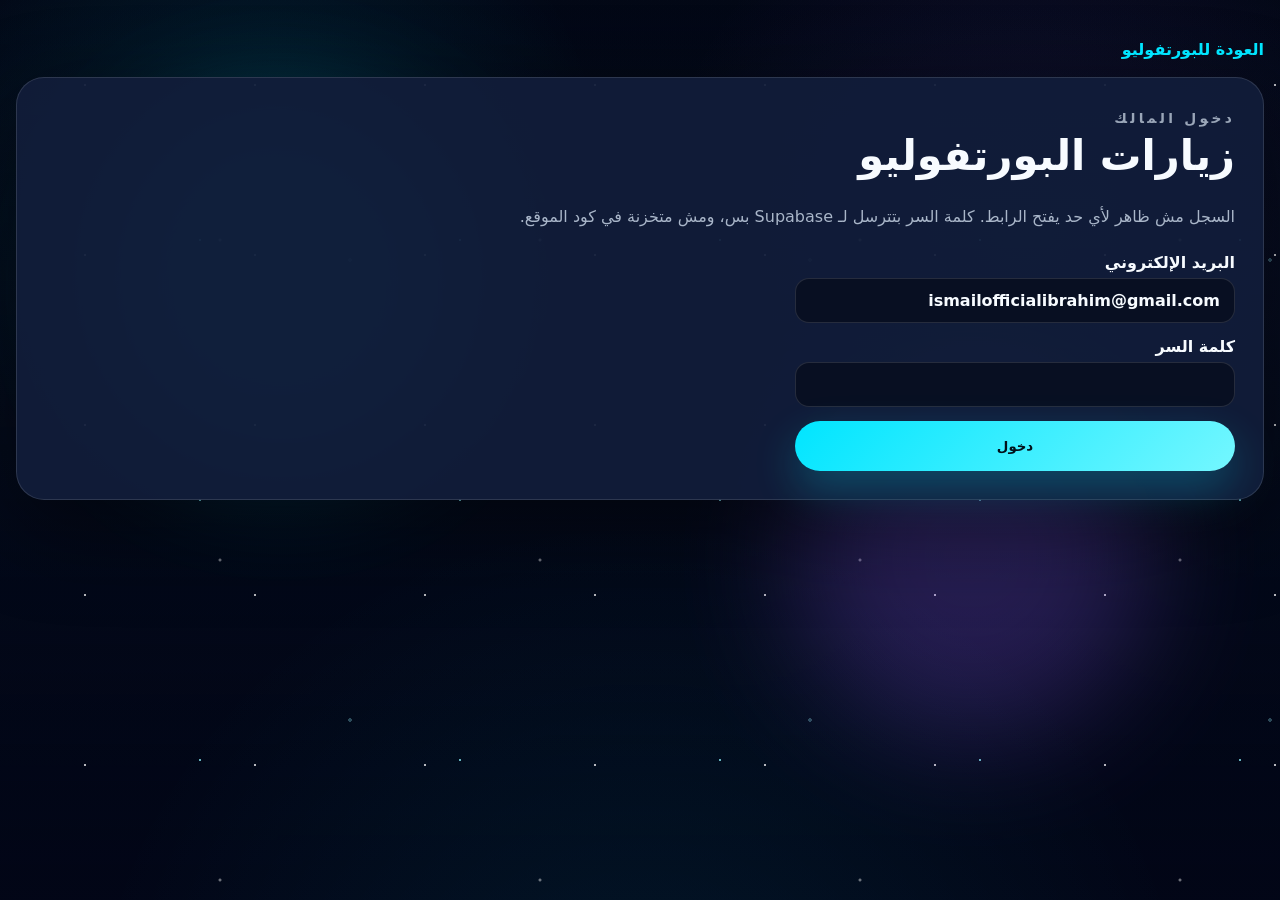
<file: admin/index.html>
<!DOCTYPE html>
<html lang="ar" dir="rtl" data-lock-lang="ar">
<head>
  <meta charset="UTF-8">
  <meta name="viewport" content="width=device-width, initial-scale=1.0">
  <meta name="robots" content="noindex, nofollow">
  <meta name="referrer" content="strict-origin-when-cross-origin">
  <meta http-equiv="Content-Security-Policy" content="default-src 'self'; script-src 'self'; style-src 'self' https://fonts.googleapis.com; font-src 'self' https://fonts.gstatic.com; img-src 'self'; connect-src 'self' https://*.supabase.co; worker-src 'self'; object-src 'none'; base-uri 'none'; form-action 'self'; require-trusted-types-for 'script'; upgrade-insecure-requests">
  <title>زيارات البورتفوليو</title>
  <link rel="icon" type="image/png" href="../assets/favicon.png?v=20261007">
  <script src="../boot.js"></script>
  <link rel="preconnect" href="https://fonts.googleapis.com">
  <link rel="preconnect" href="https://fonts.gstatic.com" crossorigin>
  <link href="https://fonts.googleapis.com/css2?family=Poppins:wght@400;600;700;800&family=Cairo:wght@400;600;700;800&display=swap" rel="stylesheet" referrerpolicy="no-referrer">
  <link rel="stylesheet" href="../styles.css">
  <link rel="stylesheet" href="admin.css?v=8">
</head>
<body>
  <div class="space-bg" aria-hidden="true">
    <span class="stars stars-one"></span>
    <span class="stars stars-two"></span>
    <span class="stars stars-three"></span>
    <span class="orb orb-cyan"></span>
    <span class="orb orb-violet"></span>
  </div>

  <main class="admin-shell">
    <a class="admin-back" href="../index.html">العودة للبورتفوليو</a>

    <section class="admin-panel" id="setup" hidden>
      <div>
        <p class="mini-title">سجل خاص</p>
        <h1>تفعيل سجل الزيارات</h1>
      </div>
      <p class="admin-note">جيت هب بيدور الصفحة بس، ومش بيقدر يخزن الزيارات ولا يخبيها بكلمة سر جوه الملفات. عشان كده السجل بيتحفظ في Supabase، والقراءة بتتم بعد تسجيل دخولك.</p>
      <p class="admin-warning" id="secretWarning" hidden>المفتاح المكتوب في الإعدادات مفتاح سري. سيبه في لوحة Supabase ومتحطوش في الموقع.</p>
      <ol class="admin-steps">
        <li>اعمل مشروع مجاني من supabase.com.</li>
        <li>من SQL Editor شغّل ملف <span dir="ltr">supabase/visits.sql</span>. لو شغّلته قبل كده، شغّله تاني عشان الأعمدة الجديدة. الزيارات القديمة مش بتتمسح.</li>
        <li>من Authentication اقفل تسجيل المستخدمين الجدد، وبعدين أضف مستخدم بإيميلك وكلمة سر، وفعّل Auto Confirm.</li>
        <li>من Project Settings ثم API انسخ Project URL والمفتاح العام anon أو publishable فقط.</li>
        <li>حط القيمتين في <span dir="ltr">analytics-config.js</span> وانشر الموقع.</li>
      </ol>
      <p class="admin-note">إيميل الدخول لازم يكون <span dir="ltr" id="ownerEmail"></span> لأنه مكتوب في سياسة القراءة. الصفحة بتعرض عنوان الـ IP والمكان التقريبي ومزود الإنترنت والجهاز. عنوان الماك مش متاح من المتصفح.</p>
    </section>

    <section class="admin-panel" id="loginPanel" hidden>
      <div>
        <p class="mini-title">دخول المالك</p>
        <h1>زيارات البورتفوليو</h1>
      </div>
      <p class="admin-note">السجل مش ظاهر لأي حد يفتح الرابط. كلمة السر بتترسل لـ Supabase بس، ومش متخزنة في كود الموقع.</p>
      <form id="loginForm" method="post" action="">
        <div class="admin-form">
          <label for="email">البريد الإلكتروني
            <input id="email" name="email" type="email" autocomplete="username" inputmode="email" required spellcheck="false">
          </label>
          <label for="password">كلمة السر
            <input id="password" name="password" type="password" autocomplete="current-password" minlength="6" required>
          </label>
          <button class="btn primary" type="submit">دخول</button>
          <p class="admin-error" id="loginError" role="alert" hidden></p>
        </div>
      </form>
    </section>

    <section class="admin-panel" id="dashboard" hidden>
      <div>
        <p class="mini-title">آخر الزيارات</p>
        <h1>مين دخل ومنين</h1>
      </div>
      <p class="admin-note">الموقع مش بيعرف اسم الزائر، والمتصفح مش بيبعت عنوان الماك. الزيارة بتحفظ عنوان الـ IP، ومكان تقريبي من الشبكة مع الإحداثيات والمنطقة الزمنية، ومزود الإنترنت، ونظام الجهاز ودقة الشاشة. نفس الزائر خلال 30 دقيقة بيتسجل مرة واحدة.</p>
      <p class="admin-warning" id="emailWarning" hidden></p>
      <p class="admin-warning" id="schemaWarning" hidden>جدول الزيارات لسه على الأعمدة القديمة، فعنوان الـ IP والتفاصيل الجديدة مش هتظهر. من Supabase افتح SQL Editor وشغّل ملف <span dir="ltr">supabase/visits.sql</span> تاني. الملف بيضيف الأعمدة من غير ما يمسح السجل.</p>
      <div class="admin-stats">
        <article class="admin-stat">
          <span>إجمالي السجل</span>
          <strong id="statTotal">0</strong>
        </article>
        <article class="admin-stat">
          <span>زيارات اليوم</span>
          <strong id="statToday">0</strong>
        </article>
        <article class="admin-stat">
          <span>دول ظاهرة</span>
          <strong id="statCountries">0</strong>
        </article>
      </div>
      <div class="admin-actions">
        <button class="btn primary" id="refreshButton" type="button">تحديث</button>
        <button class="btn ghost" id="logoutButton" type="button">خروج</button>
      </div>
      <p class="admin-note" id="legacyNote" hidden>الزيارات القديمة اتسجلت قبل إضافة البيانات دي، فحقولها فاضية. أي زيارة جديدة هتملا عنوان الـ IP والشبكة والإحداثيات والجهاز.</p>
      <p id="tableStatus">جاري تحميل الزيارات...</p>
      <div class="admin-table-wrap" tabindex="0" role="region" aria-labelledby="visitsCaption">
        <table class="admin-table">
          <caption class="admin-note" id="visitsCaption">آخر 200 زيارة بتوقيت القاهرة</caption>
          <colgroup>
            <col class="col-time">
            <col class="col-place">
            <col class="col-source">
            <col class="col-page">
            <col class="col-device">
            <col class="col-browser">
            <col class="col-lang">
            <col class="col-visitor">
          </colgroup>
          <thead>
            <tr>
              <th scope="col">الوقت</th>
              <th scope="col">المكان</th>
              <th scope="col">المصدر</th>
              <th scope="col">الصفحة</th>
              <th scope="col">الجهاز</th>
              <th scope="col">المتصفح</th>
              <th scope="col">اللغة</th>
              <th scope="col">الزائر</th>
            </tr>
          </thead>
          <tbody id="visitRows"></tbody>
        </table>
      </div>
    </section>
  </main>

  <script src="../analytics-config.js?v=3"></script>
  <script src="admin.js?v=7"></script>
</body>
</html>
</file>
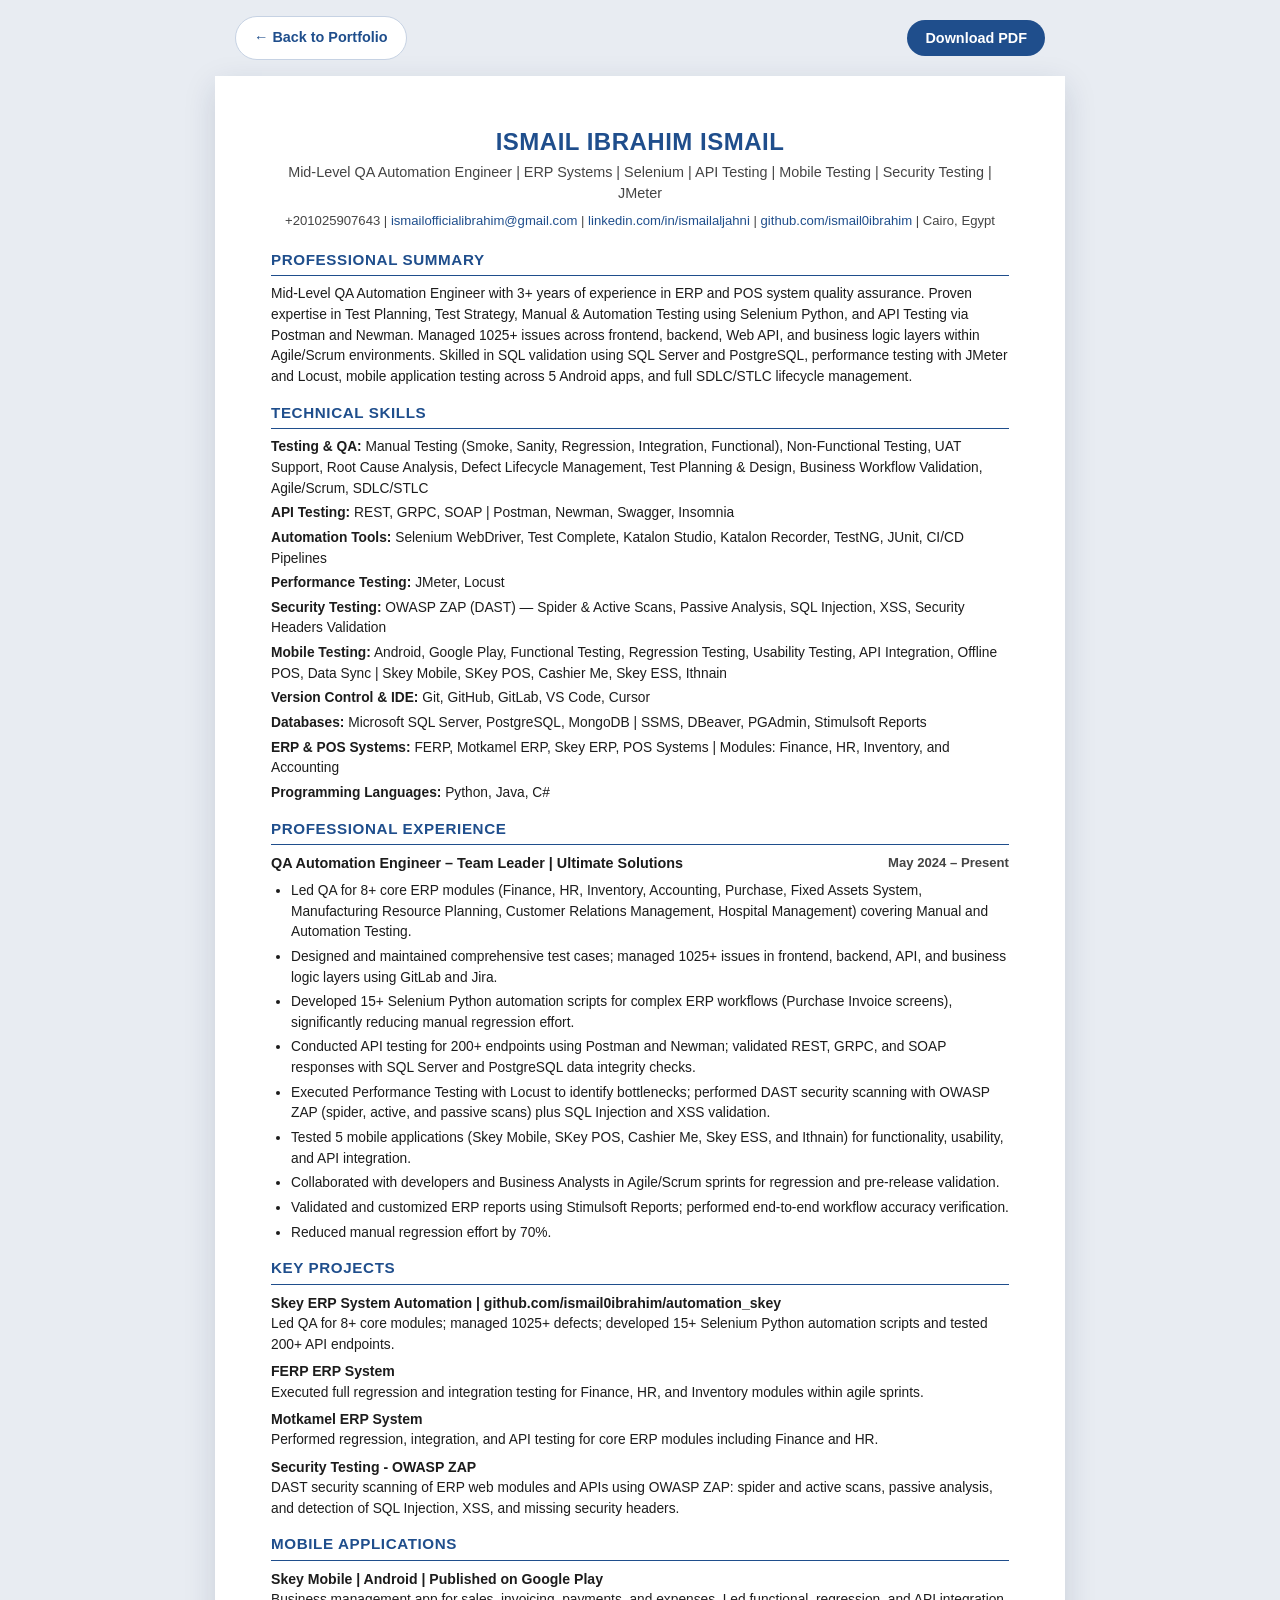
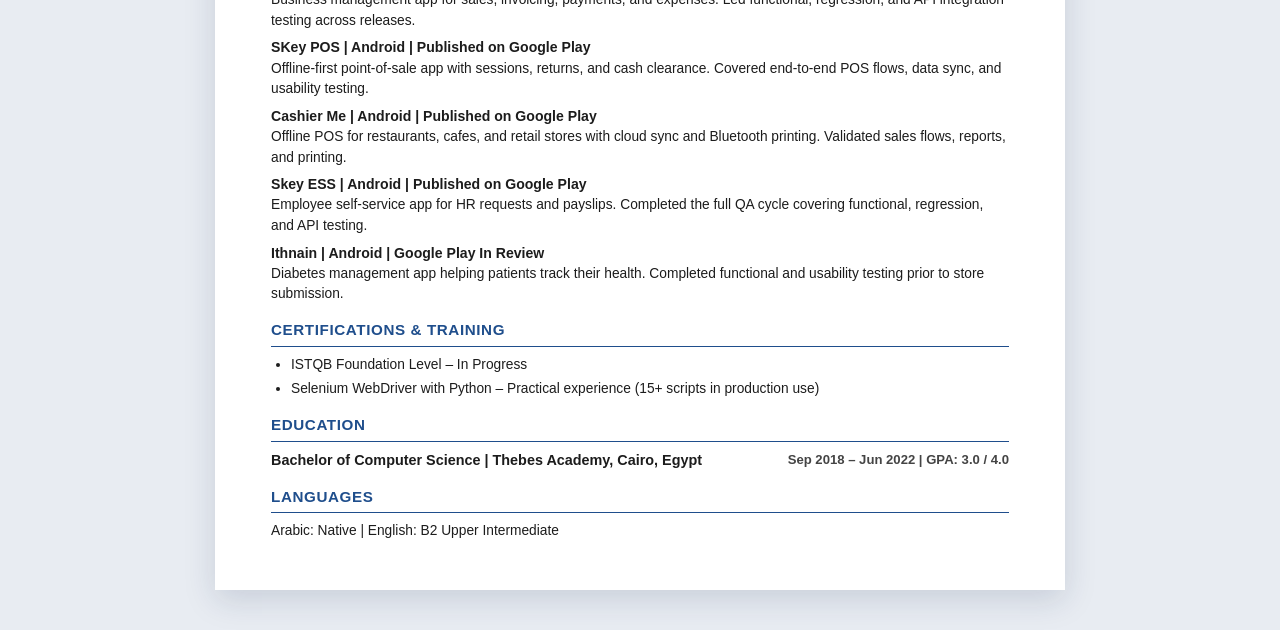
<file: cv.html>
<!DOCTYPE html>
<html lang="en">
<head>
  <meta charset="UTF-8">
  <meta name="viewport" content="width=device-width, initial-scale=1.0">
  <meta name="referrer" content="strict-origin-when-cross-origin">
  <meta http-equiv="Content-Security-Policy" content="default-src 'self'; script-src 'self'; style-src 'self' https://fonts.googleapis.com; font-src 'self' https://fonts.gstatic.com; img-src 'self' https://flagcdn.com; connect-src 'self' https://*.supabase.co https://get.geojs.io https://ipwho.is; worker-src 'self'; object-src 'none'; base-uri 'none'; form-action 'none'; require-trusted-types-for 'script'; upgrade-insecure-requests">
  <title>Ismail Ibrahim | CV</title>
  <link rel="icon" type="image/png" href="assets/favicon.png?v=20261007">
  <link rel="apple-touch-icon" href="assets/favicon.png?v=20261007">
  <script src="cv-boot.js"></script>
  <link rel="preconnect" href="https://fonts.googleapis.com">
  <link rel="preconnect" href="https://fonts.gstatic.com" crossorigin>
  <link href="https://fonts.googleapis.com/css2?family=Poppins:wght@400;500;600;700;800&family=Cairo:wght@400;600;700;800&display=swap" rel="stylesheet" referrerpolicy="no-referrer">
  <link rel="stylesheet" href="cv.css">
</head>
<body>
  <div class="toolbar">
    <a href="index.html" data-cvi18n="action.back">← Back to Portfolio</a>
    <button type="button" data-action="print" data-cvi18n="action.print">Download PDF</button>
  </div>

  <main class="page">
    <header class="cv-header">
      <h1 data-cvi18n="cv.name">ISMAIL IBRAHIM ISMAIL</h1>
      <p class="headline" data-cvi18n="cv.headline">Mid-Level QA Automation Engineer | ERP Systems | Selenium | API Testing | Mobile Testing | Security Testing | JMeter</p>
      <p class="contact">
        +201025907643 | <a href="mailto:ismailofficialibrahim@gmail.com">ismailofficialibrahim@gmail.com</a> |
        <a href="https://linkedin.com/in/ismailaljahni">linkedin.com/in/ismailaljahni</a> |
        <a href="https://github.com/ismail0ibrahim">github.com/ismail0ibrahim</a> |
        <span data-cvi18n="cv.location">Cairo, Egypt</span>
      </p>
    </header>

    <section>
      <h2 data-cvi18n="sec.summary">Professional Summary</h2>
      <p data-cvi18n="summary.text"></p>
    </section>

    <section>
      <h2 data-cvi18n="sec.skills">Technical Skills</h2>
      <p class="skill-line"><b data-cvi18n="skills.testing.label"></b> <span data-cvi18n="skills.testing.value"></span></p>
      <p class="skill-line"><b data-cvi18n="skills.api.label"></b> <span data-cvi18n="skills.api.value"></span></p>
      <p class="skill-line"><b data-cvi18n="skills.automation.label"></b> <span data-cvi18n="skills.automation.value"></span></p>
      <p class="skill-line"><b data-cvi18n="skills.performance.label"></b> <span data-cvi18n="skills.performance.value"></span></p>
      <p class="skill-line"><b data-cvi18n="skills.security.label"></b> <span data-cvi18n="skills.security.value"></span></p>
      <p class="skill-line"><b data-cvi18n="skills.mobile.label"></b> <span data-cvi18n="skills.mobile.value"></span></p>
      <p class="skill-line"><b data-cvi18n="skills.vcs.label"></b> <span data-cvi18n="skills.vcs.value"></span></p>
      <p class="skill-line"><b data-cvi18n="skills.db.label"></b> <span data-cvi18n="skills.db.value"></span></p>
      <p class="skill-line"><b data-cvi18n="skills.erp.label"></b> <span data-cvi18n="skills.erp.value"></span></p>
      <p class="skill-line"><b data-cvi18n="skills.lang.label"></b> <span data-cvi18n="skills.lang.value"></span></p>
    </section>

    <section>
      <h2 data-cvi18n="sec.experience">Professional Experience</h2>
      <div class="role-line">
        <h3 data-cvi18n="exp.role"></h3>
        <span class="date" data-cvi18n="exp.date"></span>
      </div>
      <ul>
        <li data-cvi18n="exp.li1"></li>
        <li data-cvi18n="exp.li2"></li>
        <li data-cvi18n="exp.li3"></li>
        <li data-cvi18n="exp.li4"></li>
        <li data-cvi18n="exp.li5"></li>
        <li data-cvi18n="exp.li6"></li>
        <li data-cvi18n="exp.li7"></li>
        <li data-cvi18n="exp.li8"></li>
        <li data-cvi18n="exp.li9"></li>
      </ul>
    </section>

    <section>
      <h2 data-cvi18n="sec.projects">Key Projects</h2>
      <div class="proj">
        <h3 data-cvi18n="proj1.title"></h3>
        <p data-cvi18n="proj1.desc"></p>
      </div>
      <div class="proj">
        <h3 data-cvi18n="proj2.title"></h3>
        <p data-cvi18n="proj2.desc"></p>
      </div>
      <div class="proj">
        <h3 data-cvi18n="proj3.title"></h3>
        <p data-cvi18n="proj3.desc"></p>
      </div>
      <div class="proj">
        <h3 data-cvi18n="proj4.title"></h3>
        <p data-cvi18n="proj4.desc"></p>
      </div>
    </section>

    <section>
      <h2 data-cvi18n="sec.apps">Mobile Applications</h2>
      <div class="proj">
        <h3 data-cvi18n="app1.title"></h3>
        <p data-cvi18n="app1.desc"></p>
      </div>
      <div class="proj">
        <h3 data-cvi18n="app2.title"></h3>
        <p data-cvi18n="app2.desc"></p>
      </div>
      <div class="proj">
        <h3 data-cvi18n="app3.title"></h3>
        <p data-cvi18n="app3.desc"></p>
      </div>
      <div class="proj">
        <h3 data-cvi18n="app4.title"></h3>
        <p data-cvi18n="app4.desc"></p>
      </div>
      <div class="proj">
        <h3 data-cvi18n="app5.title"></h3>
        <p data-cvi18n="app5.desc"></p>
      </div>
    </section>

    <section>
      <h2 data-cvi18n="sec.certs">Certifications &amp; Training</h2>
      <ul>
        <li data-cvi18n="cert.1"></li>
        <li data-cvi18n="cert.2"></li>
      </ul>
    </section>

    <section>
      <h2 data-cvi18n="sec.education">Education</h2>
      <div class="role-line">
        <h3 data-cvi18n="edu.degree"></h3>
        <span class="date" data-cvi18n="edu.date"></span>
      </div>
    </section>

    <section>
      <h2 data-cvi18n="sec.languages">Languages</h2>
      <p data-cvi18n="lang.text"></p>
    </section>
  </main>

  <script src="analytics-config.js?v=3"></script>
  <script src="cv-translations.js"></script>
  <script src="cv.js"></script>
  <script src="visit.js?v=5"></script>
</body>
</html>
</file>
<file: styles.css>
:root {
  --bg: #030816;
  --bg-soft: #080f22;
  --panel: rgba(14, 23, 45, 0.78);
  --panel-strong: rgba(18, 29, 58, 0.94);
  --border: rgba(255, 255, 255, 0.12);
  --text: #f7fbff;
  --muted: #a9b6c9;
  --cyan: #00e5ff;
  --cyan-soft: #74f7ff;
  --violet: #8b5cf6;
  --green: #6ee7b7;
  --shadow: 0 28px 90px rgba(0, 0, 0, 0.45);
  --container: min(1180px, calc(100% - 44px));
  --header-bg: rgba(3, 8, 22, 0.42);
  --nav-link: #c9d4e4;
  --chip-text: #dce7f7;
  --chip-bg: rgba(255, 255, 255, 0.06);
  --btn-ghost-border: rgba(255, 255, 255, 0.18);
  --btn-ghost-bg: rgba(255, 255, 255, 0.05);
  --tagline-color: #d7dfec;
  --kicker-color: #9aa6b8;
  --body-gradient:
    radial-gradient(circle at 20% 20%, rgba(0, 229, 255, 0.12), transparent 28%),
    radial-gradient(circle at 80% 25%, rgba(139, 92, 246, 0.12), transparent 30%),
    linear-gradient(180deg, #030816 0%, #06101f 48%, #030816 100%);
  --space-bg:
    radial-gradient(circle at 50% 120%, rgba(0, 229, 255, 0.08), transparent 45%),
    linear-gradient(180deg, rgba(2, 6, 23, 0.1), rgba(2, 6, 23, 0.95));
  --mobile-nav-bg: rgba(3, 8, 22, 0.96);
  --dot-border: #06101f;
}

[data-theme="light"] {
  --bg: #f2f6fc;
  --bg-soft: #e7eef8;
  --panel: rgba(255, 255, 255, 0.82);
  --panel-strong: rgba(255, 255, 255, 0.96);
  --border: rgba(9, 30, 66, 0.14);
  --text: #0b1a30;
  --muted: #45566e;
  --cyan: #0284c7;
  --cyan-soft: #0ea5e9;
  --violet: #7c3aed;
  --green: #059669;
  --shadow: 0 20px 60px rgba(9, 30, 66, 0.12);
  --header-bg: rgba(242, 246, 252, 0.72);
  --nav-link: #33415c;
  --chip-text: #22314d;
  --chip-bg: rgba(2, 132, 199, 0.06);
  --btn-ghost-border: rgba(9, 30, 66, 0.2);
  --btn-ghost-bg: rgba(9, 30, 66, 0.04);
  --tagline-color: #33415c;
  --kicker-color: #5b6b84;
  --body-gradient:
    radial-gradient(circle at 20% 20%, rgba(2, 132, 199, 0.1), transparent 28%),
    radial-gradient(circle at 80% 25%, rgba(124, 58, 237, 0.08), transparent 30%),
    linear-gradient(180deg, #f2f6fc 0%, #e9f1fb 48%, #f2f6fc 100%);
  --space-bg:
    radial-gradient(circle at 50% 120%, rgba(2, 132, 199, 0.06), transparent 45%),
    linear-gradient(180deg, rgba(242, 246, 252, 0.2), rgba(242, 246, 252, 0.9));
  --mobile-nav-bg: rgba(255, 255, 255, 0.97);
  --dot-border: #e7eef8;
}

* {
  box-sizing: border-box;
  margin: 0;
  padding: 0;
}

html {
  scroll-behavior: smooth;
}

body {
  min-height: 100vh;
  color: var(--text);
  font-family: "Poppins", system-ui, sans-serif;
  background: var(--body-gradient);
  overflow-x: hidden;
  transition: background 0.35s ease, color 0.35s ease;
}

html[lang="ar"] body {
  font-family: "Cairo", "Poppins", system-ui, sans-serif;
}

html[dir="rtl"] .hero-copy h1,
html[dir="rtl"] .intro,
html[dir="rtl"] .section-title h2 {
  letter-spacing: 0;
}

html[dir="rtl"] .tagline {
  letter-spacing: 0.08em;
}

body::selection {
  color: #020817;
  background: var(--cyan);
}

a {
  color: inherit;
  text-decoration: none;
}

p {
  color: var(--muted);
  line-height: 1.8;
}

ul {
  color: var(--muted);
  line-height: 1.8;
}

.space-bg {
  position: fixed;
  inset: 0;
  z-index: -10;
  overflow: hidden;
  pointer-events: none;
  background: var(--space-bg);
}

[data-theme="light"] .stars {
  opacity: 0;
}

[data-theme="light"] .orb {
  opacity: 0.12;
}

.stars,
.stars::before,
.stars::after {
  position: absolute;
  inset: 0;
  content: "";
  background-repeat: repeat;
  animation: drift 24s linear infinite;
}

.stars-one {
  opacity: 0.72;
  background-image:
    radial-gradient(#fff 0.8px, transparent 1px),
    radial-gradient(#8ef6ff 0.8px, transparent 1px);
  background-position: 0 0, 70px 110px;
  background-size: 170px 170px, 260px 260px;
}

.stars-two {
  opacity: 0.42;
  background-image: radial-gradient(#fff 1.2px, transparent 1.8px);
  background-position: 60px 80px;
  background-size: 320px 320px;
  animation-duration: 38s;
}

.stars-three {
  opacity: 0.28;
  background-image: radial-gradient(#99f6ff 1.6px, transparent 2px);
  background-position: 120px 30px;
  background-size: 460px 460px;
  animation-duration: 58s;
}

.orb {
  position: absolute;
  width: 360px;
  height: 360px;
  border-radius: 999px;
  filter: blur(60px);
  opacity: 0.25;
}

.orb-cyan {
  top: 12%;
  left: 8%;
  background: var(--cyan);
}

.orb-violet {
  right: 10%;
  bottom: 18%;
  background: var(--violet);
}

.site-header {
  position: fixed;
  top: 0;
  right: 0;
  left: 0;
  z-index: 20;
  background: var(--header-bg);
  backdrop-filter: blur(18px);
}

.nav-right {
  display: flex;
  gap: clamp(14px, 2vw, 26px);
  align-items: center;
}

.nav-controls {
  display: flex;
  gap: 10px;
  align-items: center;
}

.lang-dropdown {
  position: relative;
}

.lang-toggle {
  display: flex;
  align-items: center;
  gap: 7px;
  padding: 7px 10px;
  border: 1px solid var(--border);
  border-radius: 10px;
  color: var(--text);
  font-family: inherit;
  font-size: 0.85rem;
  font-weight: 700;
  background: var(--btn-ghost-bg);
  cursor: pointer;
  transition: border-color 0.2s ease;
}

.lang-toggle:hover,
.theme-toggle:hover {
  border-color: var(--cyan);
}

.lang-flag {
  width: 20px;
  height: 14px;
  object-fit: cover;
  border-radius: 3px;
  box-shadow: 0 0 0 1px rgba(0, 0, 0, 0.12);
}

.lang-caret {
  width: 13px;
  height: 13px;
  transition: transform 0.2s ease;
}

.lang-dropdown.open .lang-caret {
  transform: rotate(180deg);
}

.lang-menu {
  position: absolute;
  top: calc(100% + 8px);
  inset-inline-end: 0;
  z-index: 30;
  min-width: 108px;
  margin: 0;
  padding: 6px;
  list-style: none;
  border: 1px solid var(--border);
  border-radius: 12px;
  background: var(--panel-strong);
  box-shadow: var(--shadow);
  display: none;
}

.lang-dropdown.open .lang-menu {
  display: block;
}

.lang-menu li {
  display: flex;
  align-items: center;
  gap: 9px;
  padding: 8px 10px;
  border-radius: 8px;
  color: var(--text);
  font-size: 0.85rem;
  font-weight: 700;
  cursor: pointer;
  transition: background 0.15s ease, color 0.15s ease;
}

.lang-menu li:hover {
  background: var(--chip-bg);
  color: var(--cyan);
}

.lang-menu li[aria-selected="true"] {
  color: var(--cyan);
}

.theme-toggle {
  display: grid;
  width: 38px;
  height: 38px;
  place-items: center;
  border: 1px solid var(--border);
  border-radius: 10px;
  color: var(--text);
  background: var(--btn-ghost-bg);
  cursor: pointer;
  transition: border-color 0.2s ease, color 0.2s ease;
}

.theme-toggle svg {
  width: 18px;
  height: 18px;
}

[data-theme="dark"] .icon-moon,
[data-theme="light"] .icon-sun {
  display: none;
}

.nav {
  display: flex;
  align-items: center;
  justify-content: space-between;
  width: var(--container);
  margin: 0 auto;
  padding: 28px 0;
}

.resume-link,
.nav-links a {
  color: var(--nav-link);
  font-size: 1rem;
  font-weight: 700;
  transition: color 0.22s ease, text-shadow 0.22s ease;
}

.resume-link {
  display: inline-flex;
  gap: 9px;
  align-items: center;
}

.resume-icon {
  color: var(--cyan);
  font-size: 1rem;
}

.nav-links {
  display: flex;
  gap: clamp(18px, 2.6vw, 36px);
  align-items: center;
}

.nav-links a:hover,
.nav-links a.active,
.resume-link:hover {
  color: var(--text);
  text-shadow: 0 0 18px rgba(0, 229, 255, 0.55);
}

.nav-toggle {
  display: none;
  flex-direction: column;
  gap: 5px;
  padding: 8px;
  border: 0;
  background: transparent;
  cursor: pointer;
}

.nav-toggle span {
  width: 26px;
  height: 2px;
  border-radius: 99px;
  background: var(--text);
}

.hero {
  position: relative;
  display: grid;
  min-height: 100vh;
  place-items: center;
  padding: 120px 0 70px;
}

.hero-inner {
  display: grid;
  grid-template-columns: 330px minmax(0, 1fr);
  gap: clamp(36px, 6vw, 82px);
  align-items: center;
  width: var(--container);
}

.portrait-wrap {
  position: relative;
  display: grid;
  width: clamp(250px, 28vw, 330px);
  height: clamp(250px, 28vw, 330px);
  place-items: center;
  justify-self: center;
  border: 1px solid rgba(255, 255, 255, 0.17);
  border-radius: 50%;
  background: radial-gradient(circle, rgba(0, 229, 255, 0.16), rgba(255, 255, 255, 0.03) 62%);
  box-shadow:
    0 0 45px rgba(0, 229, 255, 0.16),
    inset 0 0 42px rgba(255, 255, 255, 0.04);
}

.portrait-wrap::before {
  position: absolute;
  inset: -12px;
  content: "";
  border: 1px solid rgba(0, 229, 255, 0.2);
  border-radius: inherit;
  animation: pulse-ring 3.2s ease-in-out infinite;
}

.portrait {
  width: 78%;
  height: 78%;
  object-fit: cover;
  object-position: 50% 28%;
  border-radius: 50%;
  box-shadow: 0 22px 45px rgba(0, 0, 0, 0.45);
}

.hero-copy {
  max-width: 820px;
}

.intro {
  margin-bottom: -10px;
  color: var(--text);
  font-size: clamp(2.6rem, 7vw, 5.4rem);
  font-weight: 900;
  line-height: 1;
  letter-spacing: -0.04em;
}

.hero-copy h1 {
  margin: 0;
  font-size: clamp(3.5rem, 9vw, 7.4rem);
  font-weight: 900;
  line-height: 0.94;
  letter-spacing: -0.06em;
}

.hero-copy h1 span {
  display: block;
  color: var(--cyan);
  text-shadow:
    0 0 18px rgba(0, 229, 255, 0.75),
    0 0 44px rgba(0, 229, 255, 0.35);
}

.role {
  margin-top: 22px;
  color: var(--text);
  font-size: clamp(1.25rem, 3.2vw, 2rem);
  font-weight: 700;
  line-height: 1.35;
}

.role .role-accent {
  color: var(--cyan);
  text-shadow: 0 0 18px rgba(0, 229, 255, 0.75);
}

[data-theme="light"] .role .role-accent,
[data-theme="light"] .hero-copy h1 span,
[data-theme="light"] .stat-card strong {
  text-shadow: none;
}

.cursor {
  color: var(--cyan-soft);
  animation: blink 0.85s steps(2, start) infinite;
}

.tagline {
  margin-top: 10px;
  color: var(--tagline-color);
  font-size: clamp(0.72rem, 1vw, 0.82rem);
  font-weight: 800;
  letter-spacing: 0.38em;
  text-transform: uppercase;
}

.hero-actions {
  display: flex;
  flex-wrap: wrap;
  gap: 14px;
  margin-top: 34px;
}

.btn {
  display: inline-flex;
  align-items: center;
  justify-content: center;
  min-height: 50px;
  padding: 0 22px;
  border-radius: 999px;
  font-weight: 800;
  transition: transform 0.22s ease, box-shadow 0.22s ease, border-color 0.22s ease;
}

.btn:hover {
  transform: translateY(-3px);
}

.btn.primary {
  color: #02101a;
  background: linear-gradient(135deg, var(--cyan), var(--cyan-soft));
  box-shadow: 0 18px 44px rgba(0, 229, 255, 0.24);
}

[data-theme="light"] .btn.primary {
  color: #fff;
  box-shadow: 0 14px 34px rgba(2, 132, 199, 0.28);
}

.btn.ghost {
  border: 1px solid var(--btn-ghost-border);
  color: var(--text);
  background: var(--btn-ghost-bg);
}

.scroll-indicator {
  position: absolute;
  bottom: 28px;
  left: 50%;
  display: grid;
  width: 34px;
  height: 56px;
  place-items: start center;
  padding-top: 10px;
  border: 2px solid rgba(255, 255, 255, 0.35);
  border-radius: 999px;
  transform: translateX(-50%);
}

.scroll-indicator span {
  width: 8px;
  height: 8px;
  border-radius: 999px;
  background: var(--text);
  box-shadow: 0 0 16px rgba(255, 255, 255, 0.9);
  animation: scroll-dot 1.5s infinite;
}

.section {
  width: var(--container);
  margin: 0 auto;
  padding: 96px 0;
}

.section-title {
  max-width: 760px;
  margin-bottom: 42px;
}

.section-title p,
.mini-title {
  color: var(--kicker-color);
  font-size: 0.86rem;
  font-weight: 800;
  letter-spacing: 0.24em;
  text-transform: uppercase;
}

.section-title h2,
.contact-panel h2 {
  margin-top: 6px;
  font-size: clamp(2.6rem, 6vw, 4.8rem);
  font-weight: 900;
  line-height: 1;
  letter-spacing: -0.06em;
}

.about-grid {
  display: grid;
  grid-template-columns: minmax(0, 0.95fr) minmax(360px, 1.05fr);
  gap: 28px;
  align-items: stretch;
}

.about-copy {
  display: grid;
  gap: 22px;
  align-content: center;
  padding: 36px 38px;
  border: 1px solid var(--border);
  border-radius: 24px;
  background: var(--panel);
  box-shadow: var(--shadow);
}

.about-copy p {
  font-size: clamp(1.02rem, 1.5vw, 1.15rem);
  line-height: 1.95;
  text-align: justify;
  text-wrap: pretty;
}

html[dir="rtl"] .about-copy p {
  text-align: right;
}

.service-grid,
.stats-grid,
.projects-grid {
  display: grid;
  grid-template-columns: repeat(2, minmax(0, 1fr));
  gap: 20px;
}

.service-card,
.stat-card,
.project-card,
.app-card,
.timeline-card,
.contact-panel {
  border: 1px solid var(--border);
  border-radius: 24px;
  background:
    linear-gradient(145deg, rgba(255, 255, 255, 0.1), rgba(255, 255, 255, 0.025)),
    var(--panel);
  box-shadow: var(--shadow);
  backdrop-filter: blur(16px);
}

.service-card {
  min-height: 170px;
  padding: 24px;
  transition: transform 0.25s ease, border-color 0.25s ease;
}

.service-card:hover,
.project-card:hover,
.app-card:hover,
.stat-card:hover {
  border-color: rgba(0, 229, 255, 0.42);
  transform: translateY(-8px);
}

.service-card span {
  color: var(--cyan);
  font-size: 0.9rem;
  font-weight: 900;
}

.service-card h3 {
  margin-top: 34px;
  font-size: 1.2rem;
}

.timeline {
  position: relative;
  display: grid;
  gap: 24px;
  padding-inline-start: 30px;
}

.timeline::before {
  position: absolute;
  top: 8px;
  bottom: 8px;
  inset-inline-start: 7px;
  width: 2px;
  content: "";
  background: linear-gradient(var(--cyan), var(--violet));
}

.timeline-card {
  position: relative;
  padding: 28px;
}

.timeline-card .dot {
  position: absolute;
  top: 32px;
  inset-inline-start: -31px;
  width: 18px;
  height: 18px;
  border: 4px solid var(--dot-border);
  border-radius: 50%;
  background: var(--cyan);
  box-shadow: 0 0 24px rgba(0, 229, 255, 0.8);
}

.date {
  color: var(--cyan);
  font-weight: 800;
}

.timeline-card h3 {
  margin: 8px 0;
  font-size: clamp(1.3rem, 2vw, 1.8rem);
}

.company {
  margin-bottom: 14px;
  color: var(--green);
  font-weight: 700;
}

.timeline-card ul {
  display: grid;
  gap: 8px;
  padding-inline-start: 20px;
}

.stats-grid {
  grid-template-columns: repeat(4, minmax(0, 1fr));
}

.stat-card {
  min-height: 180px;
  padding: 26px;
}

.stat-card strong {
  display: block;
  color: var(--cyan);
  font-size: clamp(2.2rem, 4vw, 3.5rem);
  line-height: 1;
  text-shadow: 0 0 18px rgba(0, 229, 255, 0.52);
}

.stat-card span {
  display: block;
  margin-top: 16px;
  color: var(--muted);
  font-weight: 600;
}

.skills-cloud {
  display: flex;
  flex-wrap: wrap;
  gap: 14px;
}

.skills-cloud span {
  padding: 12px 16px;
  border: 1px solid rgba(0, 229, 255, 0.18);
  border-radius: 999px;
  color: var(--chip-text);
  font-weight: 700;
  background: var(--chip-bg);
  box-shadow: inset 0 0 20px rgba(0, 229, 255, 0.025);
}

[data-theme="light"] .skills-cloud span {
  border-color: rgba(2, 132, 199, 0.28);
}

.project-card {
  overflow: hidden;
  min-height: 360px;
  padding: 18px;
  transition: transform 0.25s ease, border-color 0.25s ease;
}

.project-cover {
  display: grid;
  height: 160px;
  margin-bottom: 20px;
  place-items: center;
  border-radius: 18px;
  color: rgba(255, 255, 255, 0.92);
  font-size: 3rem;
  font-weight: 900;
  letter-spacing: -0.08em;
  background:
    radial-gradient(circle at 30% 30%, rgba(0, 229, 255, 0.6), transparent 35%),
    linear-gradient(135deg, rgba(0, 229, 255, 0.18), rgba(139, 92, 246, 0.34));
}

.project-cover-logo {
  background: #f4f8ff;
}

.project-cover-zap svg {
  width: 86px;
  height: 86px;
  fill: #fff;
  stroke: #22335c;
  stroke-width: 1.3;
  stroke-linejoin: round;
  filter: drop-shadow(0 6px 14px rgba(20, 35, 70, 0.35));
}

.project-cover-logo img {
  width: 72%;
  max-height: 74%;
  object-fit: contain;
}

.project-card h3 {
  margin-bottom: 12px;
  font-size: 1.25rem;
}

.project-card a {
  display: inline-block;
  margin-top: 18px;
  color: var(--cyan);
  font-weight: 800;
}

.apps-grid {
  display: grid;
  grid-template-columns: repeat(2, minmax(0, 1fr));
  gap: 20px;
}

.app-card {
  display: flex;
  align-items: flex-start;
  gap: 18px;
  padding: 24px;
  transition: transform 0.25s ease, border-color 0.25s ease;
}

.app-icon {
  flex-shrink: 0;
  width: 84px;
  height: 84px;
  overflow: hidden;
  border-radius: 22px;
  border: 1px solid var(--border);
  background: #f4f8ff;
}

.app-icon img {
  width: 100%;
  height: 100%;
  object-fit: cover;
}

.app-body {
  min-width: 0;
}

.app-head {
  display: flex;
  flex-wrap: wrap;
  align-items: center;
  gap: 10px;
  margin-bottom: 10px;
}

.app-head h3 {
  font-size: 1.2rem;
}

.app-badge {
  padding: 4px 12px;
  border: 1px solid rgba(255, 179, 0, 0.5);
  border-radius: 999px;
  background: rgba(255, 179, 0, 0.12);
  color: #e5a100;
  font-size: 0.72rem;
  font-weight: 800;
  letter-spacing: 0.04em;
  text-transform: uppercase;
  white-space: nowrap;
}

.app-body p {
  color: var(--muted);
  font-size: 0.95rem;
}

.app-links {
  display: flex;
  flex-wrap: wrap;
  gap: 18px;
  margin-top: 14px;
}

.app-store-link {
  display: inline-flex;
  align-items: center;
  gap: 7px;
  color: var(--cyan);
  font-weight: 800;
  font-size: 0.92rem;
}

.app-store-link svg {
  width: 16px;
  height: 16px;
}

.contact-panel {
  display: grid;
  grid-template-columns: minmax(0, 1fr) minmax(280px, 0.8fr);
  gap: 28px;
  align-items: center;
  padding: clamp(28px, 5vw, 52px);
}

.contact-links {
  display: grid;
  gap: 12px;
}

.contact-links a {
  display: flex;
  align-items: center;
  gap: 10px;
  padding: 14px 16px;
  border: 1px solid var(--border);
  border-radius: 16px;
  color: var(--chip-text);
  background: var(--btn-ghost-bg);
  transition: border-color 0.2s ease, color 0.2s ease;
}

.contact-links svg {
  width: 18px;
  height: 18px;
  flex: 0 0 auto;
}

.contact-links a:hover {
  border-color: rgba(0, 229, 255, 0.42);
  color: var(--cyan);
}

.contact-links .whatsapp-link:hover {
  border-color: rgba(37, 211, 102, 0.65);
  color: #25d366;
}

.footer {
  width: var(--container);
  margin: 0 auto;
  padding: 30px 0 46px;
  text-align: center;
}

.reveal {
  opacity: 0;
  transform: translateY(28px);
  transition: opacity 0.75s ease, transform 0.75s ease;
}

.reveal.visible {
  opacity: 1;
  transform: translateY(0);
}

@keyframes drift {
  from {
    transform: translate3d(0, 0, 0);
  }

  to {
    transform: translate3d(-180px, 180px, 0);
  }
}

@keyframes pulse-ring {
  0%,
  100% {
    opacity: 0.4;
    transform: scale(1);
  }

  50% {
    opacity: 0.9;
    transform: scale(1.035);
  }
}

@keyframes blink {
  50% {
    opacity: 0;
  }
}

@keyframes scroll-dot {
  0% {
    opacity: 1;
    transform: translateY(0);
  }

  100% {
    opacity: 0;
    transform: translateY(24px);
  }
}

@media (max-width: 980px) {
  .nav-toggle {
    display: flex;
  }

  .nav-links {
    position: absolute;
    top: 78px;
    right: 22px;
    left: 22px;
    display: none;
    flex-direction: column;
    align-items: flex-start;
    padding: 22px;
    border: 1px solid var(--border);
    border-radius: 20px;
    background: var(--mobile-nav-bg);
  }

  .nav-links.open {
    display: flex;
  }

  .hero-inner,
  .about-grid,
  .contact-panel {
    grid-template-columns: 1fr;
  }

  .hero-copy {
    text-align: center;
  }

  .hero-actions {
    justify-content: center;
  }

  .stats-grid,
  .projects-grid {
    grid-template-columns: repeat(2, minmax(0, 1fr));
  }
}

@media (max-width: 640px) {
  :root {
    --container: min(100% - 28px, 1180px);
  }

  .about-copy {
    padding: 26px 24px;
  }

  .about-copy p {
    text-align: start;
  }

  .nav {
    padding: 20px 0;
  }

  .hero {
    padding-top: 105px;
  }

  .hero-inner {
    gap: 28px;
  }

  .tagline {
    letter-spacing: 0.18em;
  }

  .hero-actions,
  .service-grid,
  .stats-grid,
  .projects-grid,
  .apps-grid {
    grid-template-columns: 1fr;
  }

  .service-grid,
  .stats-grid,
  .projects-grid,
  .apps-grid {
    display: grid;
  }

  .app-card {
    flex-direction: column;
  }

  .section {
    padding: 70px 0;
  }

  .hero-actions {
    display: grid;
  }

  .btn {
    width: 100%;
  }

  .timeline {
    padding-inline-start: 24px;
  }
}
</file>
<file: admin/admin.css>
[hidden] {
  display: none !important;
}

.admin-shell {
  width: min(1280px, calc(100% - 32px));
  margin-inline: auto;
  padding-block: 40px 72px;
}

.admin-back {
  display: inline-flex;
  margin-bottom: 18px;
  color: var(--cyan);
  font-weight: 700;
}

.admin-panel {
  display: grid;
  gap: 22px;
  padding: 28px;
  border: 1px solid var(--border);
  border-radius: 28px;
  background: var(--panel-strong);
  box-shadow: var(--shadow);
}

.admin-panel h1 {
  font-size: clamp(1.8rem, 4vw, 2.6rem);
  line-height: 1.2;
}

.admin-note,
.admin-steps,
.admin-warning {
  color: var(--muted);
  line-height: 1.8;
}

.admin-steps {
  display: grid;
  gap: 8px;
  padding-inline-start: 1.2rem;
}

.admin-warning {
  padding: 12px 14px;
  border: 1px solid rgba(248, 113, 113, 0.45);
  border-radius: 14px;
  color: #b91c1c;
  background: rgba(248, 113, 113, 0.12);
}

[data-theme="dark"] .admin-warning {
  color: #fecaca;
}

.admin-form {
  display: grid;
  gap: 14px;
  max-width: 440px;
}

.admin-form label {
  display: grid;
  gap: 6px;
  font-weight: 700;
}

.admin-form input {
  width: 100%;
  padding: 12px 14px;
  border: 1px solid var(--border);
  border-radius: 14px;
  color: var(--text);
  background: var(--bg-soft);
  font: inherit;
}

.admin-form input:focus-visible,
.admin-shell a:focus-visible,
.admin-shell button:focus-visible {
  outline: 2px solid var(--cyan);
  outline-offset: 3px;
}

.admin-shell button {
  font-family: inherit;
  cursor: pointer;
}

.admin-shell .btn {
  border: 0;
}

.admin-actions {
  display: flex;
  flex-wrap: wrap;
  gap: 10px;
}

.admin-error {
  color: #b91c1c;
  font-weight: 700;
}

[data-theme="dark"] .admin-error {
  color: #fecaca;
}

.admin-stats {
  display: grid;
  grid-template-columns: repeat(3, minmax(0, 1fr));
  gap: 12px;
}

.admin-stat {
  padding: 16px;
  border-radius: 18px;
  background: var(--chip-bg);
}

.admin-stat span {
  color: var(--muted);
}

.admin-stat strong {
  display: block;
  margin-top: 4px;
  color: var(--cyan);
  font-size: 1.7rem;
}

.admin-panel > * {
  min-inline-size: 0;
}

.admin-table-wrap {
  overflow: auto;
  max-inline-size: 100%;
  min-inline-size: 0;
  container: visits / inline-size;
  overscroll-behavior: contain;
  scrollbar-gutter: stable;
}

.admin-table-wrap:focus-visible {
  outline: 2px solid var(--cyan);
  outline-offset: 3px;
}

.admin-table {
  width: 100%;
  border-collapse: separate;
  border-spacing: 0;
  table-layout: fixed;
}

.col-time { width: 15%; }
.col-place { width: 18%; }
.col-source { width: 12%; }
.col-page { width: 11%; }
.col-device { width: 10%; }
.col-browser { width: 13%; }
.col-lang { width: 8%; }
.col-visitor { width: 13%; }

.admin-table caption {
  caption-side: top;
  text-align: start;
  padding-block-end: 10px;
}

.admin-table th,
.admin-table td {
  padding: 12px 10px;
  border-bottom: 1px solid var(--border);
  text-align: start;
  vertical-align: top;
}

.admin-table thead th {
  position: sticky;
  inset-block-start: 0;
  z-index: 1;
  background: var(--bg-soft);
  color: var(--muted);
  font-size: 0.82rem;
  font-weight: 700;
}

.admin-table tr.visit-main td {
  border-bottom: 0;
  padding-bottom: 8px;
  overflow-wrap: anywhere;
}

.admin-table td.time span {
  white-space: pre-line;
  line-height: 1.35;
}

.admin-table td.visitor {
  font-size: 0.82rem;
}

.admin-table td span[dir="ltr"] {
  unicode-bidi: isolate;
}

.admin-table td.place span[dir="ltr"],
.admin-table td.source span[dir="ltr"] {
  display: inline-block;
  max-inline-size: 100%;
  text-align: right;
}

.admin-table tr.visit-more td {
  padding: 0 0 16px;
  border-bottom: 1px solid var(--border);
  white-space: normal;
}

.visit-details {
  display: grid;
  grid-template-columns: minmax(0, 1fr);
  gap: 10px;
  margin: 0;
  padding: 12px;
  border: 1px solid var(--border);
  border-radius: 16px;
  background: color-mix(in srgb, var(--bg-soft) 62%, transparent);
}

.visit-group {
  display: grid;
  align-content: start;
  gap: 8px;
  min-inline-size: 0;
  padding: 12px 14px;
  border: 1px solid var(--border);
  border-radius: 14px;
  background: var(--chip-bg);
}

.visit-group-title {
  margin: 0;
  padding-bottom: 8px;
  border-bottom: 1px solid var(--border);
  color: var(--cyan);
  font-size: 0.82rem;
  font-weight: 800;
}

.visit-group dl {
  display: grid;
  gap: 8px;
  margin: 0;
}

.visit-group dl > div {
  display: grid;
  grid-template-columns: 7.5rem minmax(0, 1fr);
  column-gap: 12px;
  align-items: baseline;
  min-inline-size: 0;
}

.visit-details dt {
  color: var(--muted);
  font-size: 0.78rem;
  font-weight: 700;
}

.visit-details dd {
  margin: 0;
  min-inline-size: 0;
  font-weight: 700;
  font-variant-numeric: tabular-nums;
  text-align: right;
  overflow-wrap: break-word;
}

.visit-details dd[dir="ltr"] {
  unicode-bidi: isolate;
}

.admin-table a {
  color: var(--cyan);
  font-weight: 700;
}

@container visits (inline-size >= 760px) {
  .visit-details {
    grid-template-columns: repeat(2, minmax(0, 1fr));
  }

  .visit-group dl > div {
    grid-template-columns: 8.75rem minmax(0, 1fr);
  }
}

@container visits (inline-size < 760px) {
  .admin-table caption {
    display: block;
    inline-size: 100%;
  }

  .admin-table thead {
    display: none;
  }

  .admin-table,
  .admin-table tbody,
  .admin-table tr.visit-main,
  .admin-table tr.visit-more,
  .admin-table tr.visit-more td {
    display: block;
  }

  .admin-table tr.visit-main {
    margin-block-start: 12px;
    border: 1px solid var(--border);
    border-block-end: 0;
    border-start-start-radius: 16px;
    border-start-end-radius: 16px;
    background: var(--chip-bg);
  }

  .admin-table tr.visit-main td {
    display: flex;
    justify-content: space-between;
    align-items: baseline;
    gap: 12px;
    padding: 7px 12px;
    white-space: normal;
    border-bottom: 0;
    max-inline-size: none;
  }

  .admin-table tr.visit-main td:first-child {
    padding-block-start: 12px;
  }

  .admin-table tr.visit-main td::before {
    content: attr(data-label);
    flex: 0 0 auto;
    color: var(--muted);
    font-size: 0.75rem;
    font-weight: 700;
  }

  .admin-table tr.visit-main td span {
    min-inline-size: 0;
    text-align: end;
    overflow-wrap: anywhere;
  }

  .admin-table tr.visit-more td {
    padding: 4px 8px 10px;
    border: 1px solid var(--border);
    border-block-start: 0;
    border-end-start-radius: 16px;
    border-end-end-radius: 16px;
    background: var(--chip-bg);
  }

  .visit-details {
    border: 0;
    padding: 4px;
    background: transparent;
  }
}

@media (max-width: 700px) {
  .admin-panel {
    padding: 20px;
  }

  .admin-stats {
    grid-template-columns: 1fr;
  }
}
</file>
<file: cv.css>
:root {
  --accent: #1f4e8c;
  --ink: #1c1c1c;
  --muted: #444;
  --line: #1f4e8c;
}

* {
  margin: 0;
  padding: 0;
  box-sizing: border-box;
}

body {
  background: #e8ecf2;
  font-family: "Poppins", "Cairo", sans-serif;
  color: var(--ink);
  line-height: 1.5;
}

html[lang="ar"] body {
  font-family: "Cairo", "Poppins", sans-serif;
}

.toolbar {
  max-width: 850px;
  margin: 0 auto;
  padding: 16px 20px;
  display: flex;
  justify-content: space-between;
  align-items: center;
  gap: 12px;
  flex-wrap: wrap;
}

.toolbar a,
.toolbar button {
  font-family: inherit;
  font-size: 0.9rem;
  font-weight: 600;
  text-decoration: none;
  border: none;
  cursor: pointer;
  padding: 10px 18px;
  border-radius: 999px;
}

.toolbar a {
  color: var(--accent);
  background: #fff;
  border: 1px solid #c6d2e3;
}

.toolbar button {
  color: #fff;
  background: var(--accent);
}

.page {
  max-width: 850px;
  margin: 0 auto 40px;
  background: #fff;
  padding: 48px 56px;
  box-shadow: 0 10px 30px rgba(20, 40, 80, 0.15);
}

.cv-header {
  text-align: center;
  margin-bottom: 18px;
}

.cv-header h1 {
  color: var(--accent);
  font-size: 1.5rem;
  letter-spacing: 0.5px;
}

.cv-header .headline {
  color: var(--muted);
  font-size: 0.9rem;
  margin-top: 2px;
}

.cv-header .contact {
  color: var(--muted);
  font-size: 0.82rem;
  margin-top: 6px;
}

.cv-header .contact a {
  color: var(--accent);
  text-decoration: none;
}

section {
  margin-top: 14px;
}

h2 {
  color: var(--accent);
  font-size: 0.95rem;
  text-transform: uppercase;
  letter-spacing: 0.6px;
  border-bottom: 1.5px solid var(--line);
  padding-bottom: 4px;
  margin-bottom: 8px;
}

p, li {
  font-size: 0.86rem;
  color: var(--ink);
}

ul {
  padding-inline-start: 20px;
}

li {
  margin-bottom: 4px;
}

.skill-line {
  font-size: 0.86rem;
  margin-bottom: 4px;
}

.skill-line b {
  color: var(--ink);
}

.role-line {
  display: flex;
  justify-content: space-between;
  gap: 12px;
  flex-wrap: wrap;
  margin-bottom: 6px;
}

.role-line h3 {
  font-size: 0.9rem;
  color: var(--ink);
}

.role-line .date {
  font-size: 0.82rem;
  color: var(--muted);
  font-weight: 600;
  white-space: nowrap;
}

.proj {
  margin-bottom: 6px;
}

.proj h3 {
  font-size: 0.88rem;
  color: var(--ink);
}

@media print {
  body {
    background: #fff;
  }

  .toolbar {
    display: none;
  }

  .page {
    max-width: none;
    margin: 0;
    padding: 0;
    box-shadow: none;
  }

  @page {
    margin: 14mm 16mm;
  }
}

@media (max-width: 700px) {
  .page {
    padding: 28px 22px;
  }
}
</file>
